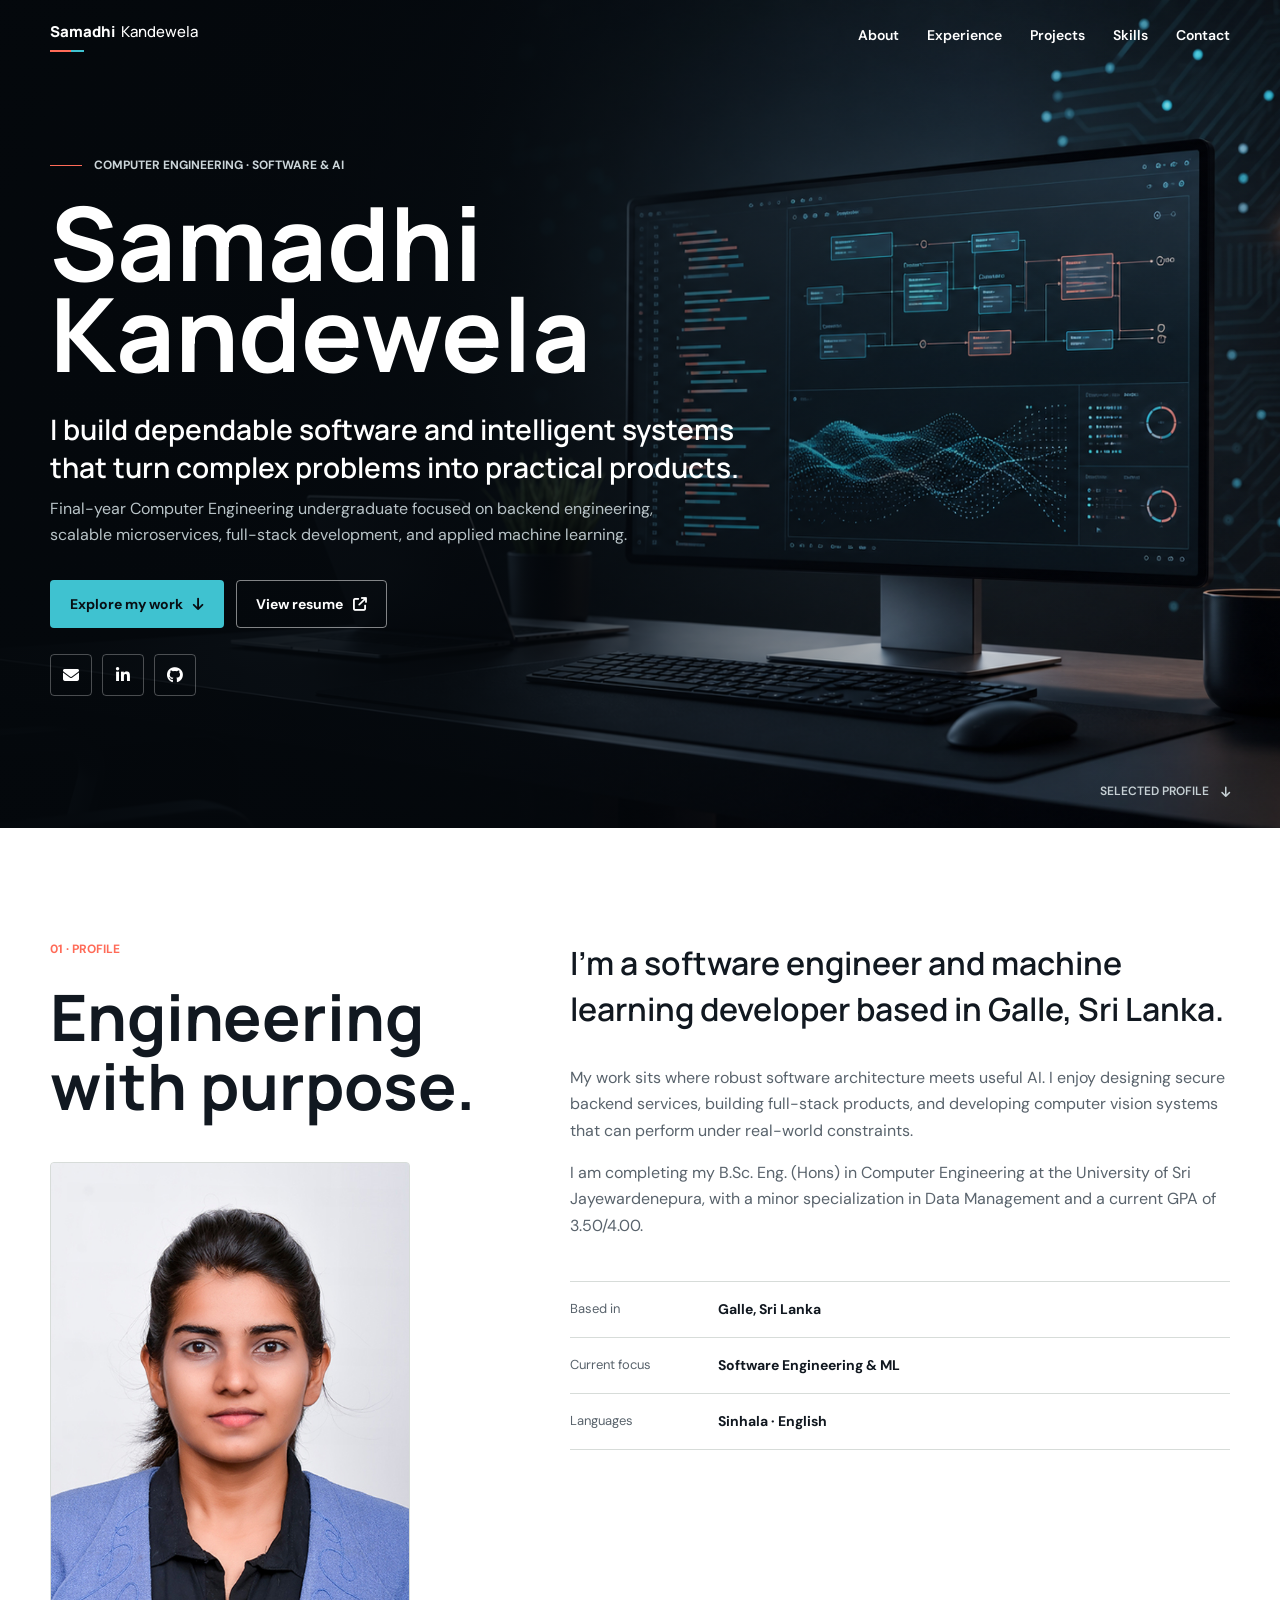
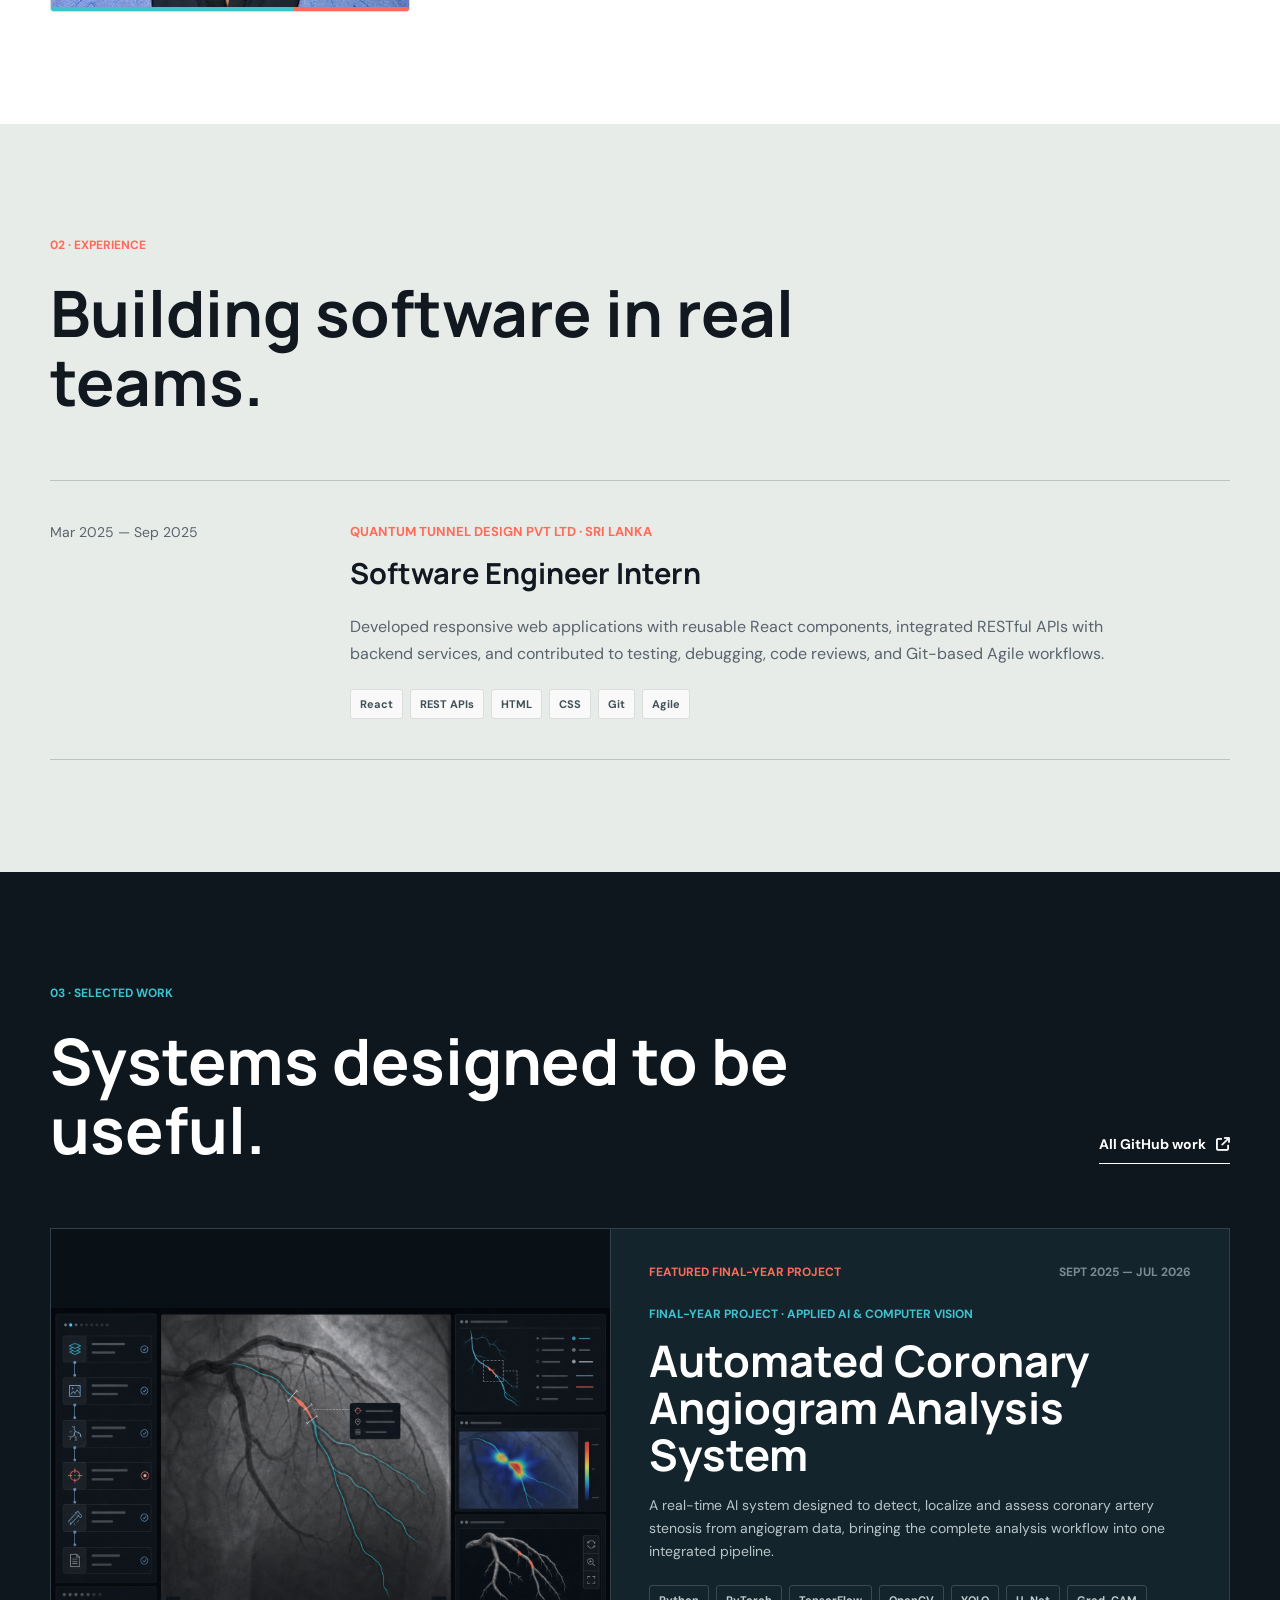
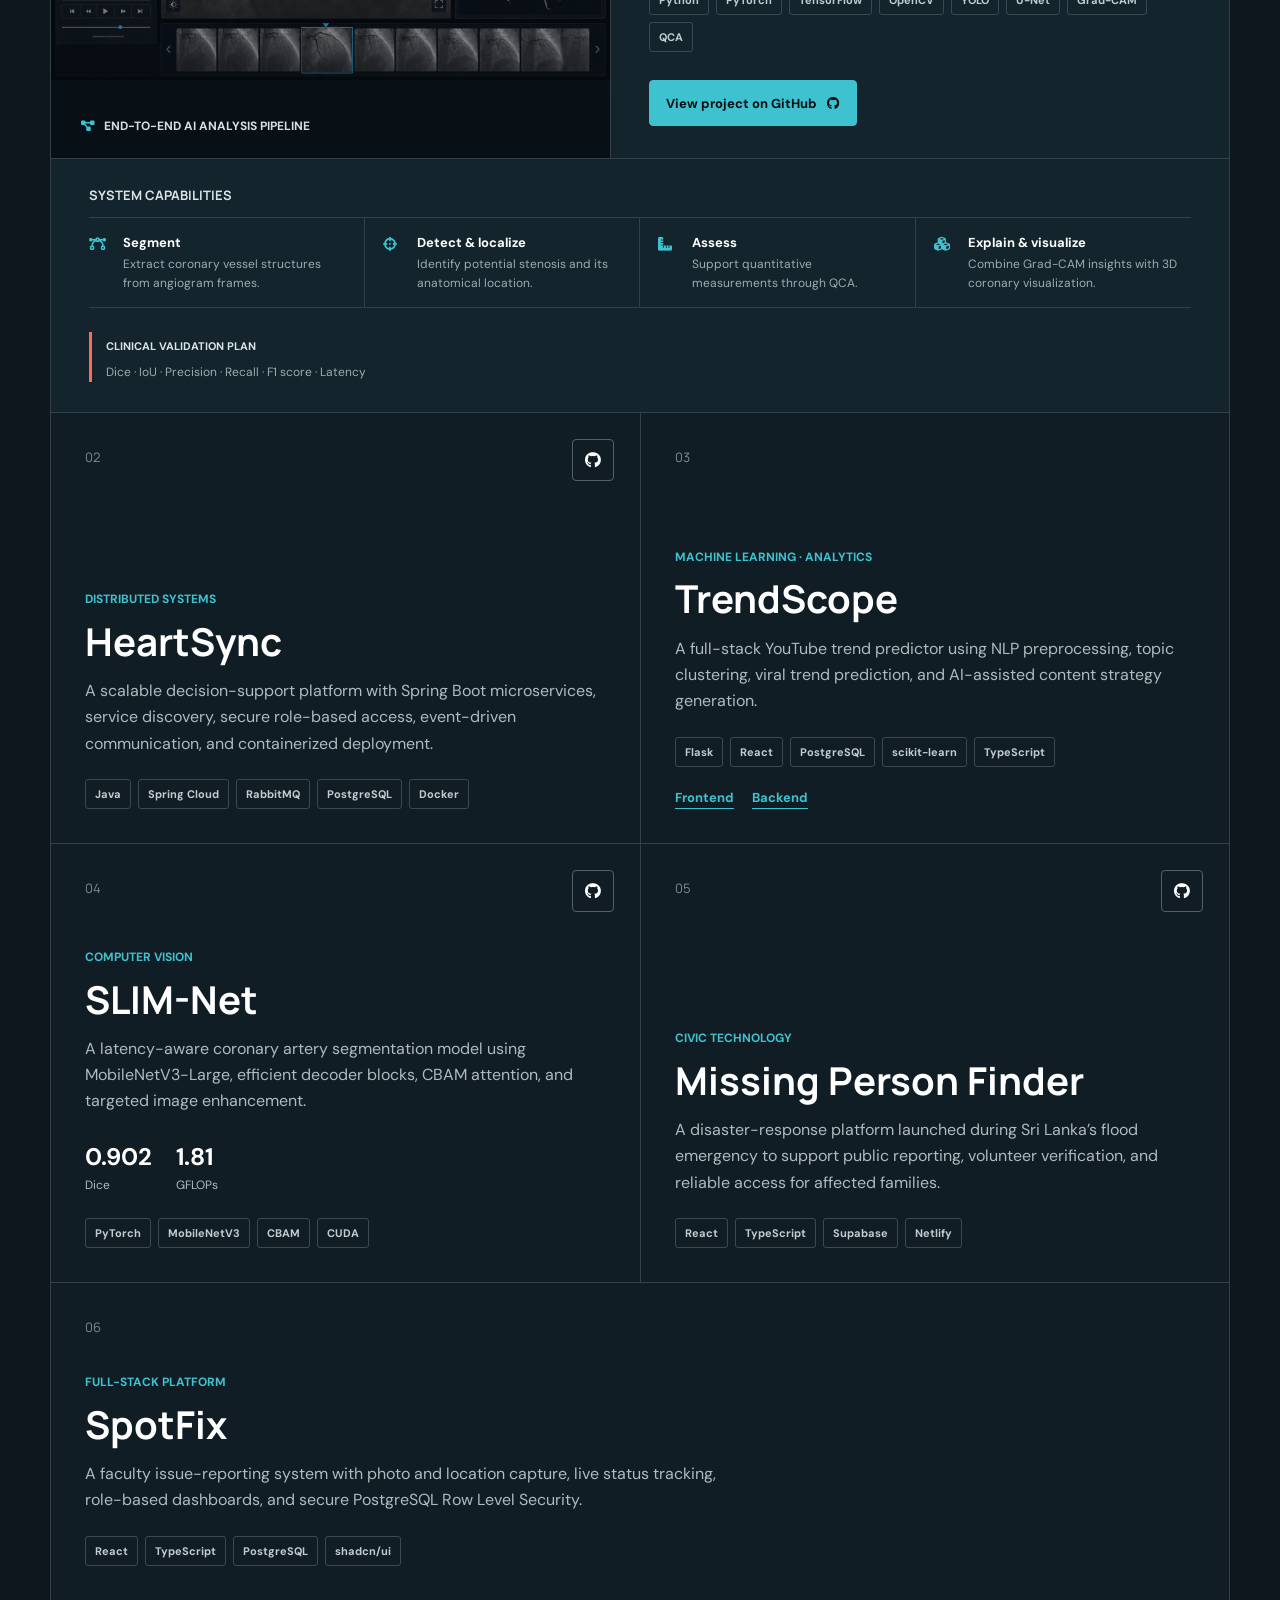
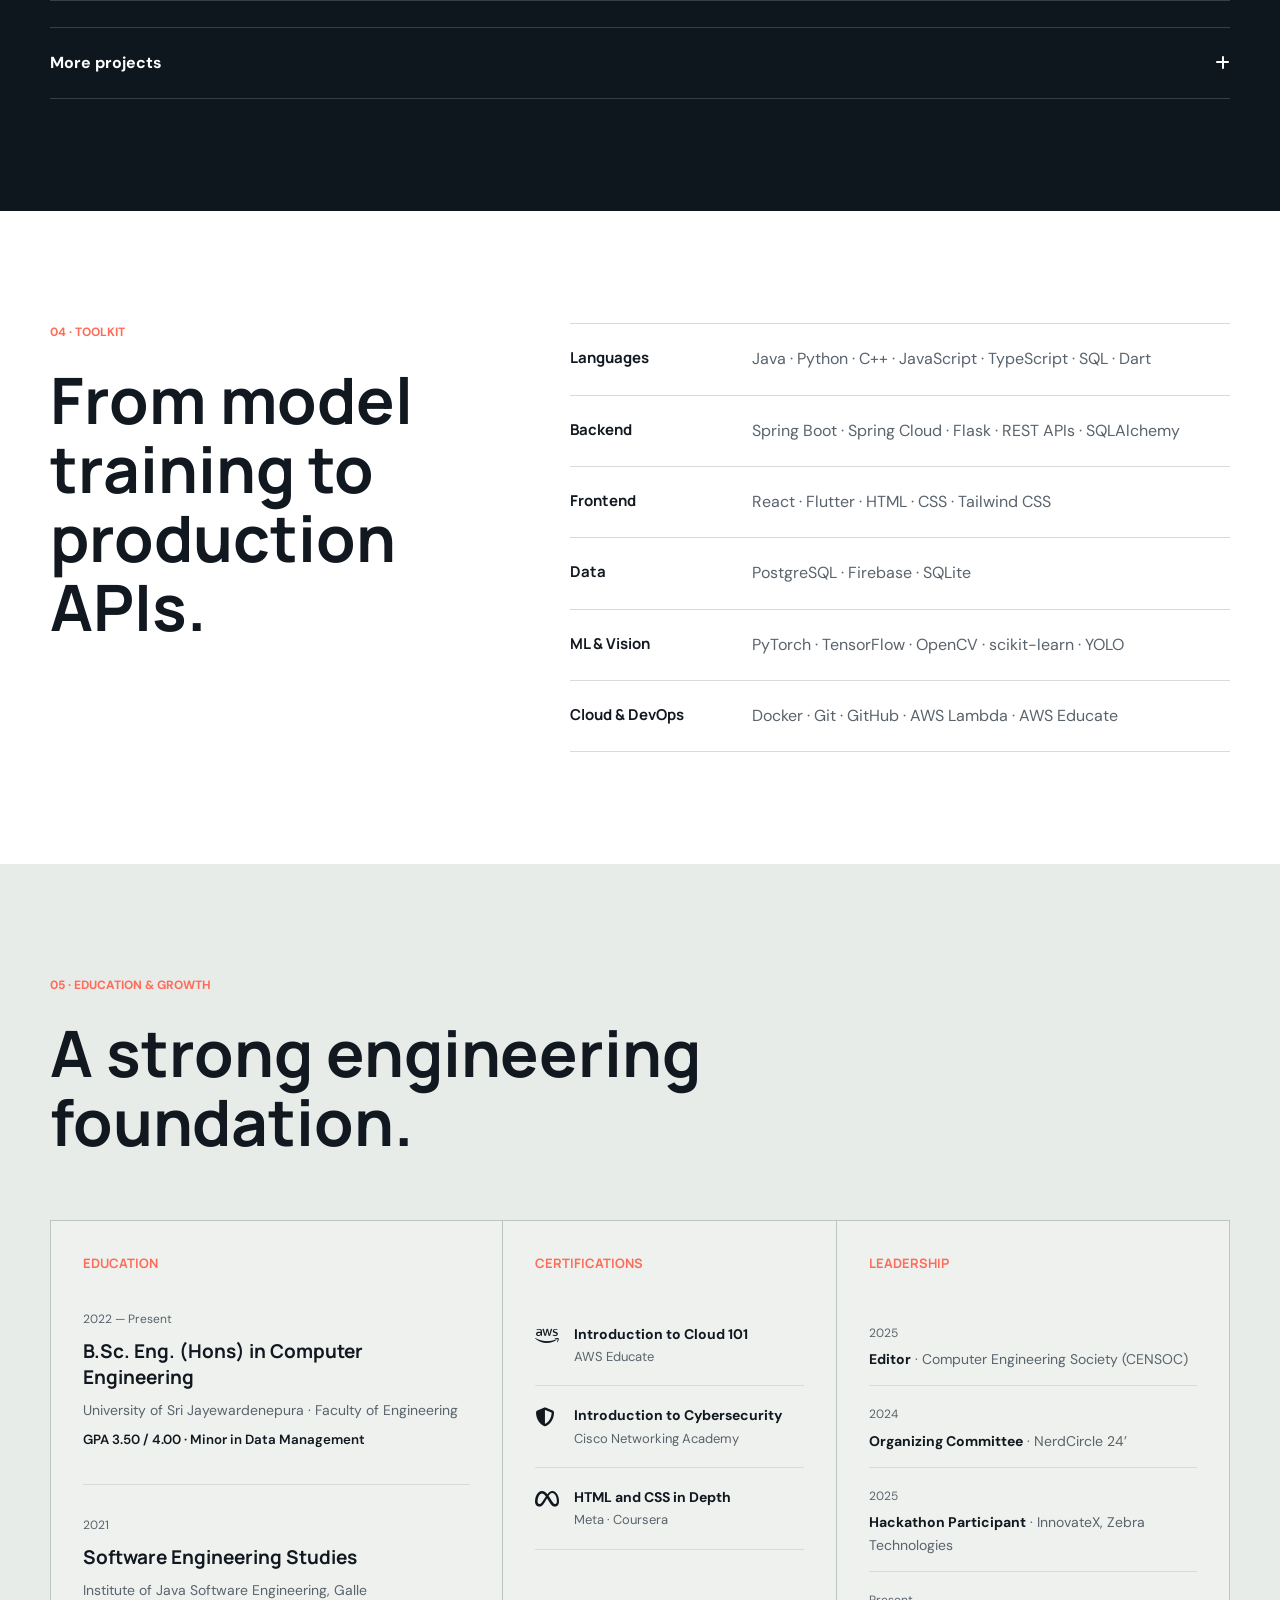
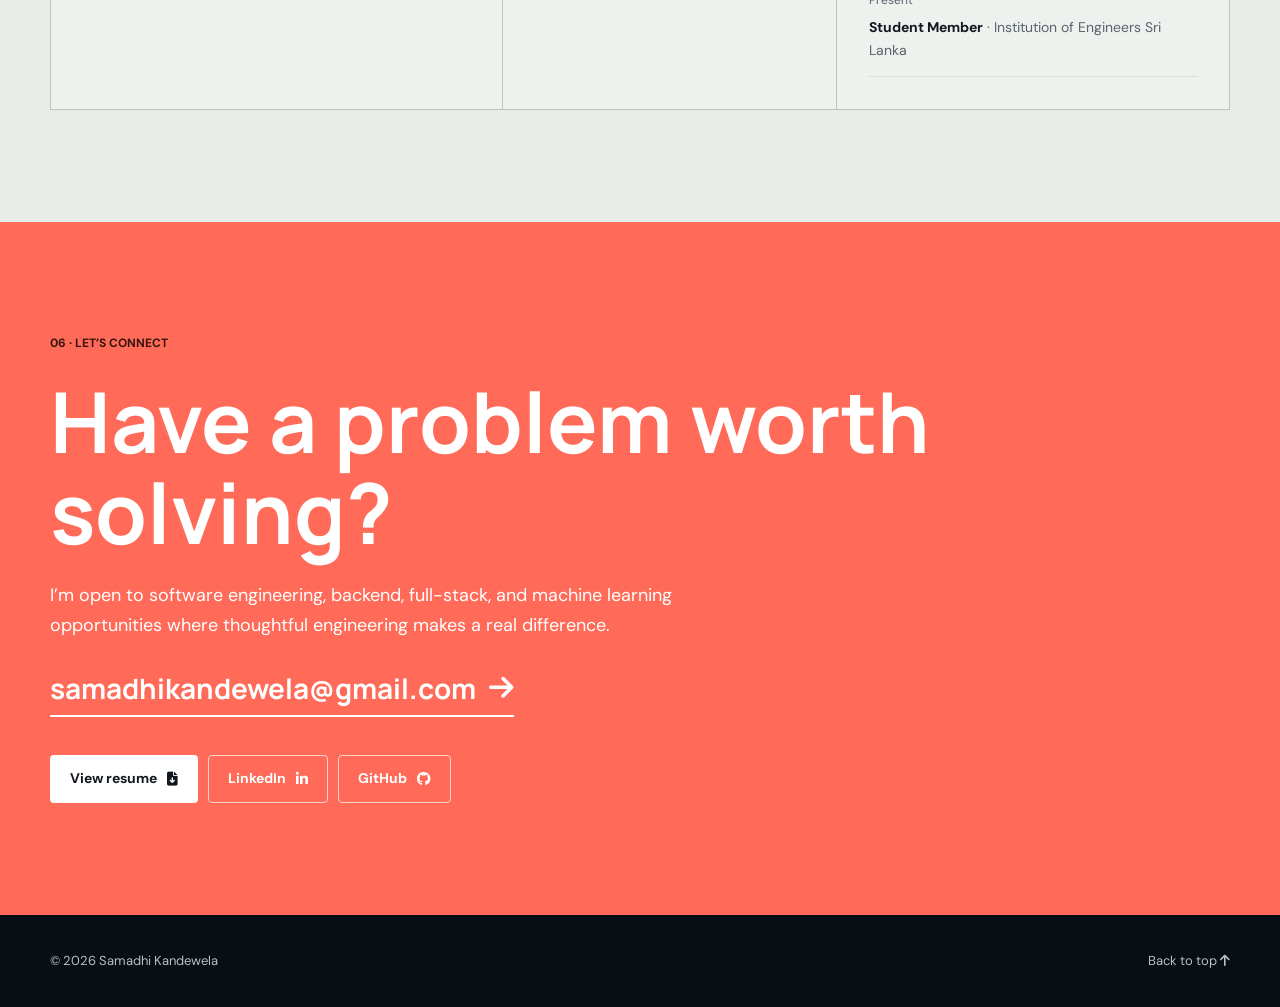
<file: index.html>
<!DOCTYPE html>
<html lang="en">
<head>
  <meta charset="UTF-8">
  <meta name="viewport" content="width=device-width, initial-scale=1.0">
  <meta name="description" content="Portfolio of Samadhi Kandewela, a Computer Engineering undergraduate building scalable software and applied AI systems.">
  <meta name="author" content="Samadhi Kandewela">
  <meta name="theme-color" content="#0a1015">
  <title>Samadhi Kandewela | Software Engineer &amp; ML Developer</title>
  <link rel="preconnect" href="https://fonts.googleapis.com">
  <link rel="preconnect" href="https://fonts.gstatic.com" crossorigin>
  <link href="https://fonts.googleapis.com/css2?family=DM+Sans:wght@400;500;600;700&amp;family=Manrope:wght@500;600;700;800&amp;display=swap" rel="stylesheet">
  <link rel="stylesheet" href="https://cdnjs.cloudflare.com/ajax/libs/font-awesome/6.5.2/css/all.min.css">
  <link rel="stylesheet" href="stylesheet.css">
</head>
<body>
  <a class="skip-link" href="#main-content">Skip to content</a>

  <header class="site-header" id="top">
    <nav class="nav-shell" aria-label="Main navigation">
      <a class="brand" href="#home" aria-label="Samadhi Kandewela, home">
        <span class="brand-name">
          <strong>Samadhi</strong>
          <span>Kandewela</span>
        </span>
      </a>
      <button class="menu-toggle" type="button" aria-label="Open navigation" aria-expanded="false" aria-controls="nav-links">
        <i class="fa-solid fa-bars" aria-hidden="true"></i>
      </button>
      <div class="nav-links" id="nav-links">
        <a href="#about">About</a>
        <a href="#experience">Experience</a>
        <a href="#projects">Projects</a>
        <a href="#skills">Skills</a>
        <a href="#contact">Contact</a>
      </div>
    </nav>
  </header>

  <main id="main-content">
    <section class="hero" id="home" aria-labelledby="hero-title">
      <img class="hero-media" src="images/software-engineering-hero.png" alt="Modern software engineering workstation displaying code and system architecture">
      <div class="hero-shade"></div>
      <div class="hero-content">
        <p class="eyebrow"><span></span> Computer Engineering · Software &amp; AI</p>
        <h1 id="hero-title">Samadhi<br>Kandewela</h1>
        <p class="hero-role">I build dependable software and intelligent systems that turn complex problems into practical products.</p>
        <p class="hero-summary">Final-year Computer Engineering undergraduate focused on backend engineering, scalable microservices, full-stack development, and applied machine learning.</p>
        <div class="hero-actions">
          <a class="button button-primary" href="#projects">Explore my work <i class="fa-solid fa-arrow-down" aria-hidden="true"></i></a>
          <a class="button button-ghost" href="assets/Samadhi-Kandewela-Resume.pdf" target="_blank" rel="noopener">View resume <i class="fa-solid fa-arrow-up-right-from-square" aria-hidden="true"></i></a>
        </div>
        <div class="hero-links" aria-label="Social links">
          <a href="mailto:samadhikandewela@gmail.com" aria-label="Email Samadhi"><i class="fa-solid fa-envelope" aria-hidden="true"></i></a>
          <a href="https://www.linkedin.com/in/samadhi-kandewela-3a6786298/" target="_blank" rel="noopener" aria-label="Samadhi on LinkedIn"><i class="fa-brands fa-linkedin-in" aria-hidden="true"></i></a>
          <a href="https://github.com/Samadhi-Kandewela" target="_blank" rel="noopener" aria-label="Samadhi on GitHub"><i class="fa-brands fa-github" aria-hidden="true"></i></a>
        </div>
      </div>
      <a class="hero-next" href="#about" aria-label="Continue to about section">
        <span>Selected profile</span><i class="fa-solid fa-arrow-down" aria-hidden="true"></i>
      </a>
    </section>

    <section class="section about-section" id="about">
      <div class="section-shell split-layout">
        <div class="section-heading reveal">
          <p class="section-kicker">01 · Profile</p>
          <h2>Engineering with purpose.</h2>
          <figure class="profile-portrait">
            <img src="images/samadhi-kandewela.jpg" alt="Portrait of Samadhi Kandewela">
          </figure>
        </div>
        <div class="about-copy reveal">
          <p class="lead">I’m a software engineer and machine learning developer based in Galle, Sri Lanka.</p>
          <p>My work sits where robust software architecture meets useful AI. I enjoy designing secure backend services, building full-stack products, and developing computer vision systems that can perform under real-world constraints.</p>
          <p>I am completing my B.Sc. Eng. (Hons) in Computer Engineering at the University of Sri Jayewardenepura, with a minor specialization in Data Management and a current GPA of 3.50/4.00.</p>
          <div class="profile-facts">
            <div><span>Based in</span><strong>Galle, Sri Lanka</strong></div>
            <div><span>Current focus</span><strong>Software Engineering &amp; ML</strong></div>
            <div><span>Languages</span><strong>Sinhala · English</strong></div>
          </div>
        </div>
      </div>
    </section>

    <section class="section experience-section" id="experience">
      <div class="section-shell">
        <div class="section-heading reveal">
          <p class="section-kicker">02 · Experience</p>
          <h2>Building software in real teams.</h2>
        </div>
        <article class="experience-row reveal">
          <div class="experience-period">Mar 2025 — Sep 2025</div>
          <div class="experience-main">
            <p class="experience-company">Quantum Tunnel Design Pvt Ltd · Sri Lanka</p>
            <h3>Software Engineer Intern</h3>
            <p>Developed responsive web applications with reusable React components, integrated RESTful APIs with backend services, and contributed to testing, debugging, code reviews, and Git-based Agile workflows.</p>
            <div class="tag-list" aria-label="Technologies used">
              <span>React</span><span>REST APIs</span><span>HTML</span><span>CSS</span><span>Git</span><span>Agile</span>
            </div>
          </div>
        </article>
      </div>
    </section>

    <section class="section projects-section" id="projects">
      <div class="section-shell">
        <div class="section-heading projects-heading reveal">
          <div>
            <p class="section-kicker">03 · Selected work</p>
            <h2>Systems designed to be useful.</h2>
          </div>
          <a class="text-link" href="https://github.com/Samadhi-Kandewela" target="_blank" rel="noopener">All GitHub work <i class="fa-solid fa-arrow-up-right-from-square" aria-hidden="true"></i></a>
        </div>

        <div class="project-grid">
          <article class="project-card project-featured reveal" id="coronary-analysis">
            <div class="featured-project-media">
              <img src="images/coronary-analysis-system.png" alt="Conceptual interface showing vessel segmentation, stenosis localization, explainability and 3D coronary visualization">
              <p><i class="fa-solid fa-diagram-project" aria-hidden="true"></i> End-to-end AI analysis pipeline</p>
            </div>
            <div class="featured-project-content">
              <div class="featured-project-main">
                <div class="project-meta">
                  <span>Featured final-year project</span>
                  <time datetime="2025-09">Sept 2025 — Jul 2026</time>
                </div>
                <p class="project-type">Final-year project · Applied AI &amp; computer vision</p>
                <h3>Automated Coronary Angiogram Analysis System</h3>
                <p class="project-description">A real-time AI system designed to detect, localize and assess coronary artery stenosis from angiogram data, bringing the complete analysis workflow into one integrated pipeline.</p>
                <div class="tag-list" aria-label="Core technologies">
                  <span>Python</span><span>PyTorch</span><span>TensorFlow</span><span>OpenCV</span><span>YOLO</span><span>U-Net</span><span>Grad-CAM</span><span>QCA</span>
                </div>
                <a class="project-cta" href="https://github.com/Samadhi-Kandewela/angio-ai" target="_blank" rel="noopener">View project on GitHub <i class="fa-brands fa-github" aria-hidden="true"></i></a>
              </div>
              <div class="featured-project-details">
                <h4>System capabilities</h4>
                <ul class="capability-list">
                  <li><i class="fa-solid fa-bezier-curve" aria-hidden="true"></i><span><strong>Segment</strong>Extract coronary vessel structures from angiogram frames.</span></li>
                  <li><i class="fa-solid fa-crosshairs" aria-hidden="true"></i><span><strong>Detect &amp; localize</strong>Identify potential stenosis and its anatomical location.</span></li>
                  <li><i class="fa-solid fa-ruler-combined" aria-hidden="true"></i><span><strong>Assess</strong>Support quantitative measurements through QCA.</span></li>
                  <li><i class="fa-solid fa-cubes" aria-hidden="true"></i><span><strong>Explain &amp; visualize</strong>Combine Grad-CAM insights with 3D coronary visualization.</span></li>
                </ul>
                <div class="validation-plan">
                  <span>Clinical validation plan</span>
                  <p>Dice · IoU · Precision · Recall · F1 score · Latency</p>
                </div>
              </div>
            </div>
          </article>

          <article class="project-card reveal">
            <div class="project-index">02</div>
            <div class="project-copy">
              <p class="project-type">Distributed systems</p>
              <h3>HeartSync</h3>
              <p>A scalable decision-support platform with Spring Boot microservices, service discovery, secure role-based access, event-driven communication, and containerized deployment.</p>
              <div class="tag-list"><span>Java</span><span>Spring Cloud</span><span>RabbitMQ</span><span>PostgreSQL</span><span>Docker</span></div>
            </div>
            <a class="icon-link" href="https://github.com/UshaniSanjana/heart-sync" target="_blank" rel="noopener" aria-label="View HeartSync on GitHub"><i class="fa-brands fa-github" aria-hidden="true"></i></a>
          </article>

          <article class="project-card reveal">
            <div class="project-index">03</div>
            <div class="project-copy">
              <p class="project-type">Machine learning · Analytics</p>
              <h3>TrendScope</h3>
              <p>A full-stack YouTube trend predictor using NLP preprocessing, topic clustering, viral trend prediction, and AI-assisted content strategy generation.</p>
              <div class="tag-list"><span>Flask</span><span>React</span><span>PostgreSQL</span><span>scikit-learn</span><span>TypeScript</span></div>
              <div class="project-text-links">
                <a href="https://github.com/Samadhi-Kandewela/trendscope-frontend" target="_blank" rel="noopener">Frontend</a>
                <a href="https://github.com/Samadhi-Kandewela/trendscope-backend" target="_blank" rel="noopener">Backend</a>
              </div>
            </div>
          </article>

          <article class="project-card reveal">
            <div class="project-index">04</div>
            <div class="project-copy">
              <p class="project-type">Computer vision</p>
              <h3>SLIM-Net</h3>
              <p>A latency-aware coronary artery segmentation model using MobileNetV3-Large, efficient decoder blocks, CBAM attention, and targeted image enhancement.</p>
              <div class="metric-row"><span><strong>0.902</strong> Dice</span><span><strong>1.81</strong> GFLOPs</span></div>
              <div class="tag-list"><span>PyTorch</span><span>MobileNetV3</span><span>CBAM</span><span>CUDA</span></div>
            </div>
            <a class="icon-link" href="https://github.com/Samadhi-Kandewela/coronary-vessel-segmentation" target="_blank" rel="noopener" aria-label="View SLIM-Net on GitHub"><i class="fa-brands fa-github" aria-hidden="true"></i></a>
          </article>

          <article class="project-card reveal">
            <div class="project-index">05</div>
            <div class="project-copy">
              <p class="project-type">Civic technology</p>
              <h3>Missing Person Finder</h3>
              <p>A disaster-response platform launched during Sri Lanka’s flood emergency to support public reporting, volunteer verification, and reliable access for affected families.</p>
              <div class="tag-list"><span>React</span><span>TypeScript</span><span>Supabase</span><span>Netlify</span></div>
            </div>
            <a class="icon-link" href="https://github.com/DahamAdikari/missing-person-disaster-management" target="_blank" rel="noopener" aria-label="View Missing Person Finder on GitHub"><i class="fa-brands fa-github" aria-hidden="true"></i></a>
          </article>

          <article class="project-card project-wide reveal">
            <div class="project-index">06</div>
            <div class="project-copy">
              <p class="project-type">Full-stack platform</p>
              <h3>SpotFix</h3>
              <p>A faculty issue-reporting system with photo and location capture, live status tracking, role-based dashboards, and secure PostgreSQL Row Level Security.</p>
              <div class="tag-list"><span>React</span><span>TypeScript</span><span>PostgreSQL</span><span>shadcn/ui</span></div>
            </div>
          </article>
        </div>

        <details class="more-projects reveal">
          <summary>More projects <i class="fa-solid fa-plus" aria-hidden="true"></i></summary>
          <div class="more-projects-grid">
            <article><h3>Human Following Robot</h3><p>YOLOv8 person detection, target locking, pose estimation, and multi-layer distance filtering.</p><a href="https://github.com/UshaniSanjana/TurtleBot" target="_blank" rel="noopener">GitHub <i class="fa-solid fa-arrow-up-right-from-square" aria-hidden="true"></i></a></article>
            <article><h3>HealHub</h3><p>Mental-health support mobile app with professional connections, scheduling, real-time chat, and chatbot support.</p><a href="https://github.com/shafeekms10/healhub" target="_blank" rel="noopener">GitHub <i class="fa-solid fa-arrow-up-right-from-square" aria-hidden="true"></i></a></article>
            <article><h3>RoofMate</h3><p>Mobile boarding-house discovery and booking with maps, favorites, and real-time chat.</p><a href="https://github.com/raveens9/roofmate" target="_blank" rel="noopener">GitHub <i class="fa-solid fa-arrow-up-right-from-square" aria-hidden="true"></i></a></article>
          </div>
        </details>
      </div>
    </section>

    <section class="section skills-section" id="skills">
      <div class="section-shell split-layout">
        <div class="section-heading reveal">
          <p class="section-kicker">04 · Toolkit</p>
          <h2>From model training to production APIs.</h2>
        </div>
        <div class="skills-list reveal">
          <div class="skill-row"><h3>Languages</h3><p>Java · Python · C++ · JavaScript · TypeScript · SQL · Dart</p></div>
          <div class="skill-row"><h3>Backend</h3><p>Spring Boot · Spring Cloud · Flask · REST APIs · SQLAlchemy</p></div>
          <div class="skill-row"><h3>Frontend</h3><p>React · Flutter · HTML · CSS · Tailwind CSS</p></div>
          <div class="skill-row"><h3>Data</h3><p>PostgreSQL · Firebase · SQLite</p></div>
          <div class="skill-row"><h3>ML &amp; Vision</h3><p>PyTorch · TensorFlow · OpenCV · scikit-learn · YOLO</p></div>
          <div class="skill-row"><h3>Cloud &amp; DevOps</h3><p>Docker · Git · GitHub · AWS Lambda · AWS Educate</p></div>
        </div>
      </div>
    </section>

    <section class="section credentials-section" id="education">
      <div class="section-shell">
        <div class="section-heading reveal">
          <p class="section-kicker">05 · Education &amp; growth</p>
          <h2>A strong engineering foundation.</h2>
        </div>
        <div class="credentials-grid">
          <div class="credential-block reveal">
            <h3>Education</h3>
            <article>
              <span>2022 — Present</span>
              <h4>B.Sc. Eng. (Hons) in Computer Engineering</h4>
              <p>University of Sri Jayewardenepura · Faculty of Engineering</p>
              <small>GPA 3.50 / 4.00 · Minor in Data Management</small>
            </article>
            <article>
              <span>2021</span>
              <h4>Software Engineering Studies</h4>
              <p>Institute of Java Software Engineering, Galle</p>
            </article>
          </div>
          <div class="credential-block reveal">
            <h3>Certifications</h3>
            <ul class="clean-list">
              <li><i class="fa-brands fa-aws" aria-hidden="true"></i><span><strong>Introduction to Cloud 101</strong>AWS Educate</span></li>
              <li><i class="fa-solid fa-shield-halved" aria-hidden="true"></i><span><strong>Introduction to Cybersecurity</strong>Cisco Networking Academy</span></li>
              <li><i class="fa-brands fa-meta" aria-hidden="true"></i><span><strong>HTML and CSS in Depth</strong>Meta · Coursera</span></li>
            </ul>
          </div>
          <div class="credential-block reveal">
            <h3>Leadership</h3>
            <ul class="timeline-list">
              <li><span>2025</span><p><strong>Editor</strong> · Computer Engineering Society (CENSOC)</p></li>
              <li><span>2024</span><p><strong>Organizing Committee</strong> · NerdCircle 24’</p></li>
              <li><span>2025</span><p><strong>Hackathon Participant</strong> · InnovateX, Zebra Technologies</p></li>
              <li><span>Present</span><p><strong>Student Member</strong> · Institution of Engineers Sri Lanka</p></li>
            </ul>
          </div>
        </div>
      </div>
    </section>

    <section class="contact-section" id="contact">
      <div class="section-shell contact-inner reveal">
        <p class="section-kicker">06 · Let’s connect</p>
        <h2>Have a problem worth solving?</h2>
        <p>I’m open to software engineering, backend, full-stack, and machine learning opportunities where thoughtful engineering makes a real difference.</p>
        <a class="contact-email" href="mailto:samadhikandewela@gmail.com">samadhikandewela@gmail.com <i class="fa-solid fa-arrow-right" aria-hidden="true"></i></a>
        <div class="contact-actions">
          <a class="button button-light" href="assets/Samadhi-Kandewela-Resume.pdf" target="_blank" rel="noopener">View resume <i class="fa-solid fa-file-arrow-down" aria-hidden="true"></i></a>
          <a class="button button-outline-light" href="https://www.linkedin.com/in/samadhi-kandewela-3a6786298/" target="_blank" rel="noopener">LinkedIn <i class="fa-brands fa-linkedin-in" aria-hidden="true"></i></a>
          <a class="button button-outline-light" href="https://github.com/Samadhi-Kandewela" target="_blank" rel="noopener">GitHub <i class="fa-brands fa-github" aria-hidden="true"></i></a>
        </div>
      </div>
    </section>
  </main>

  <footer class="site-footer">
    <div class="section-shell">
      <p>© <span id="year"></span> Samadhi Kandewela</p>
      <a href="#home">Back to top <i class="fa-solid fa-arrow-up" aria-hidden="true"></i></a>
    </div>
  </footer>

  <script src="script.js"></script>
</body>
</html>
</file>
<file: stylesheet.css>
:root {
  --ink: #111820;
  --muted: #59636c;
  --paper: #f5f6f3;
  --white: #ffffff;
  --night: #080e13;
  --cyan: #3fc2d0;
  --coral: #ff6b58;
  --line: #d7dcd9;
  --max-width: 1180px;
  --header-height: 72px;
}

* { box-sizing: border-box; }
html { scroll-behavior: smooth; }
body {
  margin: 0;
  color: var(--ink);
  background: var(--paper);
  font-family: "DM Sans", sans-serif;
  font-size: 16px;
  line-height: 1.65;
  -webkit-font-smoothing: antialiased;
}
body.menu-open { overflow: hidden; }
a { color: inherit; text-decoration: none; }
img { display: block; max-width: 100%; }
button { font: inherit; }

.skip-link {
  position: fixed;
  top: 12px;
  left: 12px;
  z-index: 1000;
  padding: 9px 14px;
  color: var(--night);
  background: var(--white);
  transform: translateY(-150%);
}
.skip-link:focus { transform: translateY(0); }

.site-header {
  position: fixed;
  inset: 0 0 auto;
  z-index: 100;
  height: var(--header-height);
  color: var(--white);
  transition: background-color .25s ease, border-color .25s ease;
}
.site-header.scrolled {
  color: var(--ink);
  background: rgba(245, 246, 243, .94);
  border-bottom: 1px solid rgba(17, 24, 32, .09);
  backdrop-filter: blur(16px);
}
.nav-shell {
  width: min(var(--max-width), calc(100% - 48px));
  height: 100%;
  margin: 0 auto;
  display: flex;
  align-items: center;
  justify-content: space-between;
}
.brand { display: inline-flex; align-items: center; }
.brand-name {
  position: relative;
  display: flex;
  align-items: baseline;
  gap: 6px;
  padding-bottom: 7px;
  font-family: "Manrope", sans-serif;
  font-size: 15px;
  white-space: nowrap;
}
.brand-name::after {
  content: "";
  position: absolute;
  left: 0;
  bottom: 0;
  width: 34px;
  height: 2px;
  background: linear-gradient(90deg, var(--coral) 0 62%, var(--cyan) 62% 100%);
  transition: width .25s ease;
}
.brand:hover .brand-name::after { width: 100%; }
.brand-name strong { font-weight: 800; }
.brand-name > span { font-weight: 500; }
.nav-links { display: flex; align-items: center; gap: 28px; }
.nav-links a { position: relative; font-size: 14px; font-weight: 600; }
.nav-links a::after {
  content: "";
  position: absolute;
  left: 0;
  bottom: -8px;
  width: 100%;
  height: 2px;
  background: var(--coral);
  transform: scaleX(0);
  transform-origin: left;
  transition: transform .2s ease;
}
.nav-links a:hover::after, .nav-links a.active::after { transform: scaleX(1); }
.menu-toggle {
  width: 42px;
  height: 42px;
  display: none;
  place-items: center;
  color: inherit;
  background: transparent;
  border: 1px solid currentColor;
  border-radius: 4px;
  cursor: pointer;
}

.hero {
  position: relative;
  min-height: min(880px, 92vh);
  color: var(--white);
  background: var(--night);
  overflow: hidden;
}
.hero-media { position: absolute; inset: 0; width: 100%; height: 100%; object-fit: cover; object-position: center; }
.hero-shade {
  position: absolute;
  inset: 0;
  background: linear-gradient(90deg, rgba(4, 8, 12, .96) 0%, rgba(4, 8, 12, .84) 35%, rgba(4, 8, 12, .16) 76%, rgba(4, 8, 12, .08) 100%);
}
.hero-content {
  position: relative;
  z-index: 2;
  width: min(var(--max-width), calc(100% - 48px));
  min-height: min(880px, 92vh);
  margin: 0 auto;
  padding: 140px 0 116px;
  display: flex;
  flex-direction: column;
  justify-content: center;
  align-items: flex-start;
}
.eyebrow, .section-kicker {
  margin: 0 0 22px;
  color: var(--coral);
  font-size: 12px;
  font-weight: 700;
  text-transform: uppercase;
  letter-spacing: 0;
}
.eyebrow { display: flex; align-items: center; color: #cbd5d9; }
.eyebrow span { width: 32px; height: 1px; margin-right: 12px; background: var(--coral); }
.hero h1 {
  max-width: 760px;
  margin: 0;
  font-family: "Manrope", sans-serif;
  font-size: clamp(58px, 8vw, 112px);
  line-height: .88;
  letter-spacing: 0;
}
.hero-role { max-width: 700px; margin: 32px 0 10px; font-family: "Manrope", sans-serif; font-size: clamp(20px, 2.2vw, 30px); line-height: 1.35; font-weight: 600; }
.hero-summary { max-width: 620px; margin: 0; color: #b9c4c8; font-size: 16px; }
.hero-actions { display: flex; flex-wrap: wrap; gap: 12px; margin-top: 32px; }
.button {
  min-height: 48px;
  padding: 0 19px;
  display: inline-flex;
  align-items: center;
  justify-content: center;
  gap: 10px;
  border: 1px solid transparent;
  border-radius: 4px;
  font-size: 14px;
  font-weight: 700;
  transition: background-color .2s ease, color .2s ease, border-color .2s ease, transform .2s ease;
}
.button:hover { transform: translateY(-2px); }
.button-primary { color: var(--night); background: var(--cyan); }
.button-primary:hover { background: #69d4dd; }
.button-ghost { color: var(--white); border-color: rgba(255, 255, 255, .5); }
.button-ghost:hover { background: rgba(255, 255, 255, .1); border-color: var(--white); }
.hero-links { display: flex; gap: 10px; margin-top: 26px; }
.hero-links a, .icon-link {
  width: 42px;
  height: 42px;
  display: grid;
  place-items: center;
  border: 1px solid rgba(255, 255, 255, .28);
  border-radius: 4px;
  transition: color .2s ease, background-color .2s ease, border-color .2s ease;
}
.hero-links a:hover { color: var(--night); background: var(--white); border-color: var(--white); }
.hero-next {
  position: absolute;
  z-index: 2;
  right: max(24px, calc((100vw - var(--max-width)) / 2));
  bottom: 26px;
  display: flex;
  align-items: center;
  gap: 12px;
  color: #c6d0d4;
  font-size: 12px;
  font-weight: 600;
  text-transform: uppercase;
}

.section { padding: 112px 0; }
.section-shell { width: min(var(--max-width), calc(100% - 48px)); margin: 0 auto; }
.section-heading { margin-bottom: 64px; }
.section-heading h2, .contact-inner h2 {
  max-width: 780px;
  margin: 0;
  font-family: "Manrope", sans-serif;
  font-size: clamp(38px, 5vw, 66px);
  line-height: 1.08;
  letter-spacing: 0;
}
.split-layout { display: grid; grid-template-columns: minmax(300px, .8fr) minmax(420px, 1.2fr); gap: 80px; }
.split-layout .section-heading { margin: 0; }
.about-section { background: var(--white); }
.profile-portrait {
  position: relative;
  width: min(100%, 360px);
  margin: 42px 0 0;
  aspect-ratio: 4 / 5;
  overflow: hidden;
  background: #e8ece9;
  border: 1px solid var(--line);
  border-radius: 4px;
}
.profile-portrait::after {
  content: "";
  position: absolute;
  inset: auto 0 0;
  height: 4px;
  background: linear-gradient(90deg, var(--cyan) 0 68%, var(--coral) 68% 100%);
}
.profile-portrait img { width: 100%; height: 100%; object-fit: cover; object-position: center top; }
.about-copy { max-width: 660px; }
.about-copy p { color: var(--muted); }
.about-copy .lead { margin-top: 0; color: var(--ink); font-family: "Manrope", sans-serif; font-size: clamp(22px, 2.6vw, 32px); line-height: 1.45; font-weight: 600; }
.profile-facts { margin-top: 42px; border-top: 1px solid var(--line); }
.profile-facts div { padding: 16px 0; display: grid; grid-template-columns: 130px 1fr; gap: 18px; border-bottom: 1px solid var(--line); }
.profile-facts span { color: var(--muted); font-size: 13px; }
.profile-facts strong { font-size: 14px; }

.experience-section { background: #e8ece9; }
.experience-row { display: grid; grid-template-columns: 250px 1fr; gap: 50px; padding: 40px 0; border-top: 1px solid #bcc5c0; border-bottom: 1px solid #bcc5c0; }
.experience-period { color: var(--muted); font-size: 14px; }
.experience-main { max-width: 760px; }
.experience-company { margin: 0 0 8px; color: var(--coral); font-size: 13px; font-weight: 700; text-transform: uppercase; }
.experience-main h3, .project-copy h3, .credential-block h3, .more-projects h3 { font-family: "Manrope", sans-serif; }
.experience-main h3 { margin: 0 0 14px; font-size: 29px; }
.experience-main > p:not(.experience-company) { color: var(--muted); }
.tag-list { display: flex; flex-wrap: wrap; gap: 7px; margin-top: 22px; }
.tag-list span { padding: 5px 9px; color: #415057; background: rgba(255, 255, 255, .68); border: 1px solid rgba(17, 24, 32, .12); border-radius: 3px; font-size: 11px; font-weight: 700; }

.projects-section { color: var(--white); background: #0e171d; }
.projects-section .section-kicker { color: var(--cyan); }
.projects-heading { display: flex; align-items: flex-end; justify-content: space-between; gap: 24px; }
.text-link { padding-bottom: 7px; border-bottom: 1px solid currentColor; font-size: 14px; font-weight: 700; white-space: nowrap; }
.text-link i { margin-left: 7px; }
.project-grid { display: grid; grid-template-columns: repeat(2, minmax(0, 1fr)); gap: 1px; background: #344049; border: 1px solid #344049; }
.project-card { position: relative; min-height: 430px; padding: 34px; display: flex; flex-direction: column; justify-content: space-between; background: #111d24; }
.project-card::before { content: ""; position: absolute; inset: 0 0 auto; height: 3px; background: var(--coral); transform: scaleX(0); transform-origin: left; transition: transform .25s ease; }
.project-card:hover::before { transform: scaleX(1); }
.project-featured { grid-column: 1 / -1; min-height: 0; padding: 0; display: grid; grid-template-columns: minmax(0, .95fr) minmax(0, 1.05fr); align-items: stretch; background: #14242c; }
.project-featured { scroll-margin-top: calc(var(--header-height) + 18px); }
.featured-project-media { position: relative; min-height: 100%; overflow: hidden; background: #091117; border-right: 1px solid #344049; }
.featured-project-media::after { content: ""; position: absolute; inset: 0; background: linear-gradient(0deg, rgba(8, 14, 19, .52), transparent 45%); pointer-events: none; }
.featured-project-media img { width: 100%; height: 100%; object-fit: contain; object-position: center; }
.featured-project-media p { position: absolute; z-index: 1; left: 30px; bottom: 22px; margin: 0; display: flex; align-items: center; gap: 9px; color: #d6e0e3; font-size: 12px; font-weight: 700; text-transform: uppercase; }
.featured-project-media p i { color: var(--cyan); }
.featured-project-content { display: contents; }
.featured-project-main { min-width: 0; padding: 34px 38px 32px; }
.project-meta { margin-bottom: 22px; display: flex; align-items: center; justify-content: space-between; gap: 20px; color: #7c8b93; font-size: 12px; font-weight: 700; text-transform: uppercase; }
.project-meta span { color: var(--coral); }
.project-meta time { white-space: nowrap; }
.project-featured .project-type { margin-bottom: 12px; }
.project-featured h3 { max-width: 760px; margin: 0 0 16px; font-family: "Manrope", sans-serif; font-size: clamp(30px, 3.4vw, 46px); line-height: 1.08; }
.project-description { max-width: 700px; margin: 0; color: #b8c4c8; font-size: 14px; }
.project-cta { min-height: 46px; margin-top: 28px; padding: 0 16px; display: inline-flex; align-items: center; gap: 10px; color: var(--night); background: var(--cyan); border: 1px solid var(--cyan); border-radius: 4px; font-size: 13px; font-weight: 700; transition: background-color .2s ease, transform .2s ease; }
.project-cta:hover { background: #69d4dd; transform: translateY(-2px); }
.featured-project-details { grid-column: 1 / -1; padding: 26px 38px 30px; border-top: 1px solid #344049; }
.featured-project-details h4 { margin: 0 0 10px; color: #dce4e7; font-family: "Manrope", sans-serif; font-size: 13px; text-transform: uppercase; }
.capability-list { margin: 0; padding: 0; display: grid; grid-template-columns: repeat(4, minmax(0, 1fr)); list-style: none; border-top: 1px solid #344049; border-bottom: 1px solid #344049; }
.capability-list li { min-width: 0; padding: 15px 18px; display: grid; grid-template-columns: 24px 1fr; gap: 10px; border-right: 1px solid #344049; }
.capability-list li:first-child { padding-left: 0; }
.capability-list li:last-child { padding-right: 0; border-right: 0; }
.capability-list i { margin-top: 4px; color: var(--cyan); font-size: 14px; }
.capability-list span, .capability-list strong { display: block; }
.capability-list span { color: #9eacb2; font-size: 12px; line-height: 1.55; }
.capability-list strong { margin-bottom: 2px; color: var(--white); font-size: 13px; }
.validation-plan { margin-top: 24px; padding-left: 14px; border-left: 3px solid var(--coral); }
.validation-plan span { color: #dce4e7; font-size: 11px; font-weight: 700; text-transform: uppercase; }
.validation-plan p { margin: 4px 0 0; color: #9eacb2; font-size: 12px; }
.project-wide { grid-column: 1 / -1; min-height: 310px; }
.project-wide .project-copy { max-width: 820px; padding-top: 34px; }
.project-index { color: #7c8b93; font-family: "Manrope", sans-serif; font-size: 13px; }
.project-copy { margin-top: auto; padding-top: 48px; }
.project-type { margin: 0 0 10px; color: var(--cyan); font-size: 12px; font-weight: 700; text-transform: uppercase; }
.project-copy h3 { max-width: 690px; margin: 0 0 14px; font-size: clamp(25px, 3vw, 40px); line-height: 1.15; }
.project-copy > p:not(.project-type) { max-width: 660px; margin: 0; color: #aebbc0; }
.project-card .tag-list span { color: #c1ccd0; background: transparent; border-color: #3a4951; }
.icon-link { position: absolute; top: 26px; right: 26px; border-color: #52616a; }
.icon-link:hover { color: var(--night); background: var(--cyan); border-color: var(--cyan); }
.project-text-links { display: flex; gap: 18px; margin-top: 20px; }
.project-text-links a { color: var(--cyan); font-size: 13px; font-weight: 700; border-bottom: 1px solid currentColor; }
.metric-row { display: flex; gap: 24px; margin-top: 22px; }
.metric-row span { color: #aebbc0; font-size: 12px; }
.metric-row strong { display: block; color: var(--white); font-size: 24px; }
.more-projects { margin-top: 26px; border-top: 1px solid #344049; border-bottom: 1px solid #344049; }
.more-projects summary { padding: 22px 0; display: flex; justify-content: space-between; align-items: center; font-weight: 700; cursor: pointer; list-style: none; }
.more-projects summary::-webkit-details-marker { display: none; }
.more-projects[open] summary i { transform: rotate(45deg); }
.more-projects summary i { transition: transform .2s ease; }
.more-projects-grid { display: grid; grid-template-columns: repeat(3, 1fr); gap: 28px; padding: 12px 0 30px; }
.more-projects-grid article { padding-right: 24px; }
.more-projects-grid h3 { margin: 0 0 8px; font-size: 19px; }
.more-projects-grid p { color: #aebbc0; font-size: 14px; }
.more-projects-grid a { color: var(--cyan); font-size: 13px; font-weight: 700; }

.skills-section { background: var(--white); }
.skills-list { border-top: 1px solid var(--line); }
.skill-row { padding: 22px 0; display: grid; grid-template-columns: 160px 1fr; gap: 22px; border-bottom: 1px solid var(--line); }
.skill-row h3 { margin: 0; font-family: "Manrope", sans-serif; font-size: 15px; }
.skill-row p { margin: 0; color: var(--muted); }

.credentials-section { background: #e8ece9; }
.credentials-grid { display: grid; grid-template-columns: 1.15fr .85fr 1fr; gap: 1px; background: #bcc5c0; border: 1px solid #bcc5c0; }
.credential-block { min-width: 0; padding: 32px; background: #eef1ee; }
.credential-block > h3 { margin: 0 0 30px; color: var(--coral); font-size: 13px; text-transform: uppercase; }
.credential-block article + article { margin-top: 32px; padding-top: 26px; border-top: 1px solid var(--line); }
.credential-block article span, .timeline-list span { color: var(--muted); font-size: 12px; }
.credential-block h4 { margin: 8px 0; font-family: "Manrope", sans-serif; font-size: 19px; line-height: 1.35; }
.credential-block article p { margin: 0 0 4px; color: var(--muted); font-size: 14px; }
.credential-block small { color: var(--ink); font-weight: 600; }
.clean-list, .timeline-list { margin: 0; padding: 0; list-style: none; }
.clean-list li { padding: 18px 0; display: flex; gap: 15px; border-bottom: 1px solid var(--line); }
.clean-list i { width: 24px; margin-top: 4px; color: var(--ink); font-size: 19px; }
.clean-list span, .clean-list strong { display: block; }
.clean-list span { color: var(--muted); font-size: 13px; }
.clean-list strong { color: var(--ink); font-size: 14px; }
.timeline-list li { padding: 14px 0; border-bottom: 1px solid var(--line); }
.timeline-list p { margin: 3px 0 0; color: var(--muted); font-size: 14px; }
.timeline-list strong { color: var(--ink); }

.contact-section { padding: 112px 0; color: var(--white); background: var(--coral); }
.contact-inner h2 { max-width: 900px; font-size: clamp(46px, 7vw, 84px); }
.contact-inner .section-kicker { color: #39140f; }
.contact-inner > p:not(.section-kicker) { max-width: 680px; margin: 24px 0; font-size: 18px; }
.contact-email { display: inline-flex; align-items: center; gap: 13px; padding-bottom: 4px; border-bottom: 2px solid currentColor; font-family: "Manrope", sans-serif; font-size: clamp(17px, 2.5vw, 28px); font-weight: 700; }
.contact-actions { display: flex; flex-wrap: wrap; gap: 10px; margin-top: 38px; }
.button-light { color: var(--ink); background: var(--white); }
.button-outline-light { color: var(--white); border-color: rgba(255, 255, 255, .7); }
.button-outline-light:hover { color: var(--ink); background: var(--white); }

.site-footer { color: #b7c1c5; background: var(--night); }
.site-footer .section-shell { min-height: 92px; display: flex; align-items: center; justify-content: space-between; }
.site-footer p, .site-footer a { margin: 0; font-size: 13px; }

.reveal { opacity: 1; transform: none; }
.reveal.visible { opacity: 1; transform: none; }
@media (prefers-reduced-motion: reduce) {
  html { scroll-behavior: auto; }
  *, *::before, *::after { animation: none !important; transition: none !important; }
  .reveal { opacity: 1; transform: none; }
}

@media (max-width: 900px) {
  .menu-toggle { display: grid; }
  .nav-links {
    position: fixed;
    inset: var(--header-height) 0 auto;
    min-height: calc(100vh - var(--header-height));
    padding: 40px 24px;
    display: none;
    flex-direction: column;
    align-items: flex-start;
    gap: 22px;
    color: var(--ink);
    background: var(--paper);
  }
  .nav-links.open { display: flex; }
  .nav-links a { font-family: "Manrope", sans-serif; font-size: 26px; }
  .hero-media { object-position: 62% center; opacity: .74; }
  .hero-shade { background: linear-gradient(90deg, rgba(4, 8, 12, .96) 0%, rgba(4, 8, 12, .78) 62%, rgba(4, 8, 12, .34) 100%); }
  .split-layout { grid-template-columns: 1fr; gap: 44px; }
  .project-grid, .credentials-grid { grid-template-columns: 1fr; }
  .project-featured { grid-column: auto; display: block; }
  .featured-project-media { min-height: 0; aspect-ratio: 16 / 9; border-right: 0; border-bottom: 1px solid #344049; }
  .featured-project-content { display: block; }
  .featured-project-main { padding: 32px; }
  .featured-project-details { padding: 24px 32px 30px; }
  .capability-list { grid-template-columns: repeat(2, minmax(0, 1fr)); }
  .capability-list li { border-bottom: 1px solid #344049; }
  .capability-list li:nth-child(2) { padding-right: 0; border-right: 0; }
  .capability-list li:nth-child(3) { padding-left: 0; }
  .capability-list li:nth-child(n+3) { border-bottom: 0; }
  .project-wide { grid-column: auto; min-height: 410px; }
  .more-projects-grid { grid-template-columns: 1fr; }
  .experience-row { grid-template-columns: 180px 1fr; }
}

@media (max-width: 620px) {
  :root { --header-height: 64px; }
  .nav-shell, .hero-content, .section-shell { width: min(100% - 32px, var(--max-width)); }
  .brand-name { font-size: 14px; }
  .hero { min-height: 820px; }
  .hero-content { min-height: 820px; padding: 112px 0 100px; justify-content: flex-end; }
  .hero-media { object-position: 72% top; height: 58%; }
  .hero-shade { background: linear-gradient(0deg, var(--night) 36%, rgba(8, 14, 19, .24) 100%); }
  .hero h1 { font-size: clamp(50px, 17vw, 74px); }
  .hero-role { font-size: 20px; }
  .hero-summary { font-size: 14px; }
  .hero-actions { width: 100%; }
  .hero-actions .button { flex: 1 1 100%; }
  .hero-next { right: 16px; }
  .section, .contact-section { padding: 78px 0; }
  .section-heading { margin-bottom: 42px; }
  .projects-heading { align-items: flex-start; flex-direction: column; }
  .experience-row { grid-template-columns: 1fr; gap: 16px; }
  .project-card { min-height: 410px; padding: 26px 22px; }
  .project-featured { min-height: 0; padding: 0; }
  .featured-project-media { aspect-ratio: 4 / 3; }
  .featured-project-media p { left: 18px; bottom: 14px; }
  .featured-project-main { padding: 26px 22px 24px; }
  .featured-project-details { padding: 22px 22px 28px; }
  .capability-list { grid-template-columns: 1fr; }
  .capability-list li, .capability-list li:first-child, .capability-list li:nth-child(2), .capability-list li:nth-child(3), .capability-list li:last-child { padding: 14px 0; border-right: 0; border-bottom: 1px solid #344049; }
  .capability-list li:last-child { border-bottom: 0; }
  .project-meta { align-items: flex-start; flex-direction: column; gap: 5px; }
  .project-featured h3 { font-size: 31px; }
  .project-description { font-size: 14px; }
  .project-cta { width: 100%; justify-content: center; }
  .project-copy { padding-top: 56px; }
  .icon-link { top: 22px; right: 22px; }
  .profile-facts div, .skill-row { grid-template-columns: 1fr; gap: 4px; }
  .profile-portrait { width: min(100%, 320px); margin-top: 30px; }
  .credentials-grid { display: block; background: transparent; border: 0; }
  .credential-block + .credential-block { margin-top: 1px; }
  .contact-email { max-width: 100%; overflow-wrap: anywhere; }
  .contact-actions .button { flex: 1 1 100%; }
  .site-footer .section-shell { padding: 22px 0; align-items: flex-start; flex-direction: column; justify-content: center; gap: 6px; }
}
</file>
